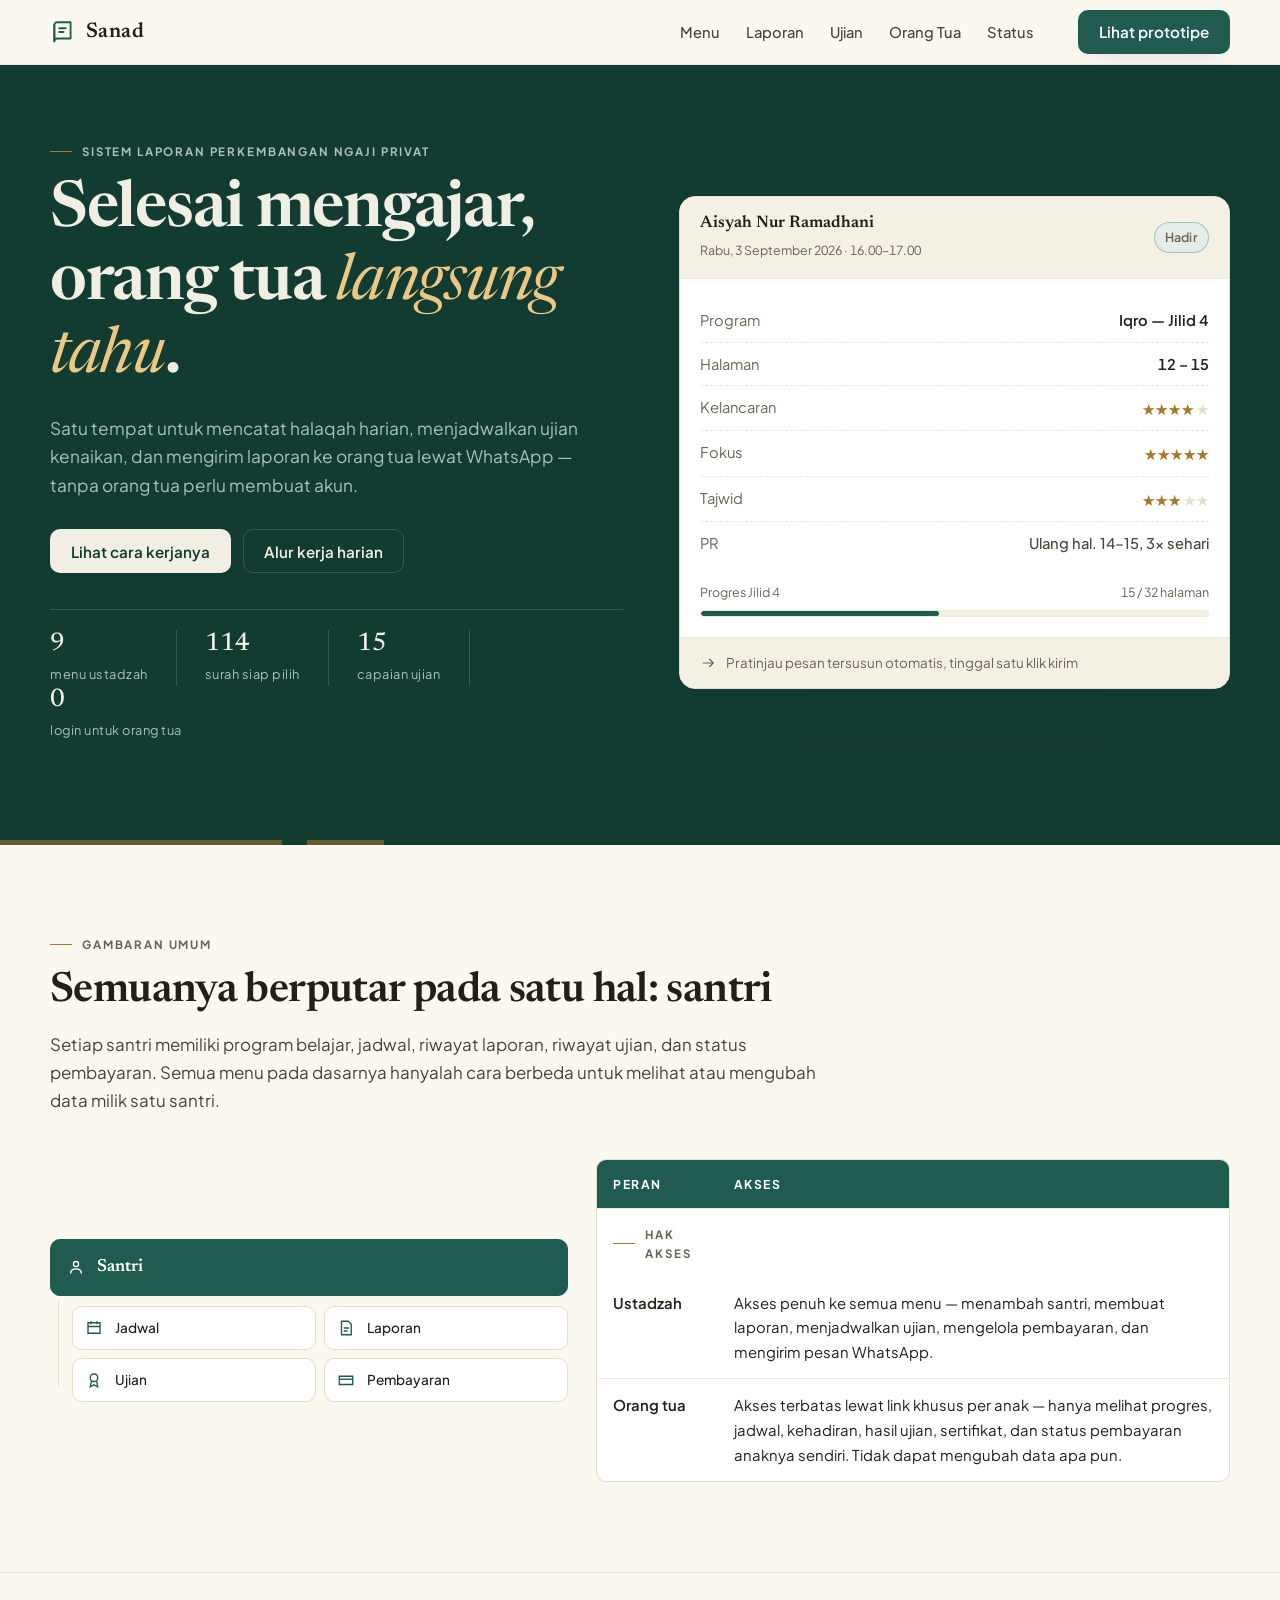
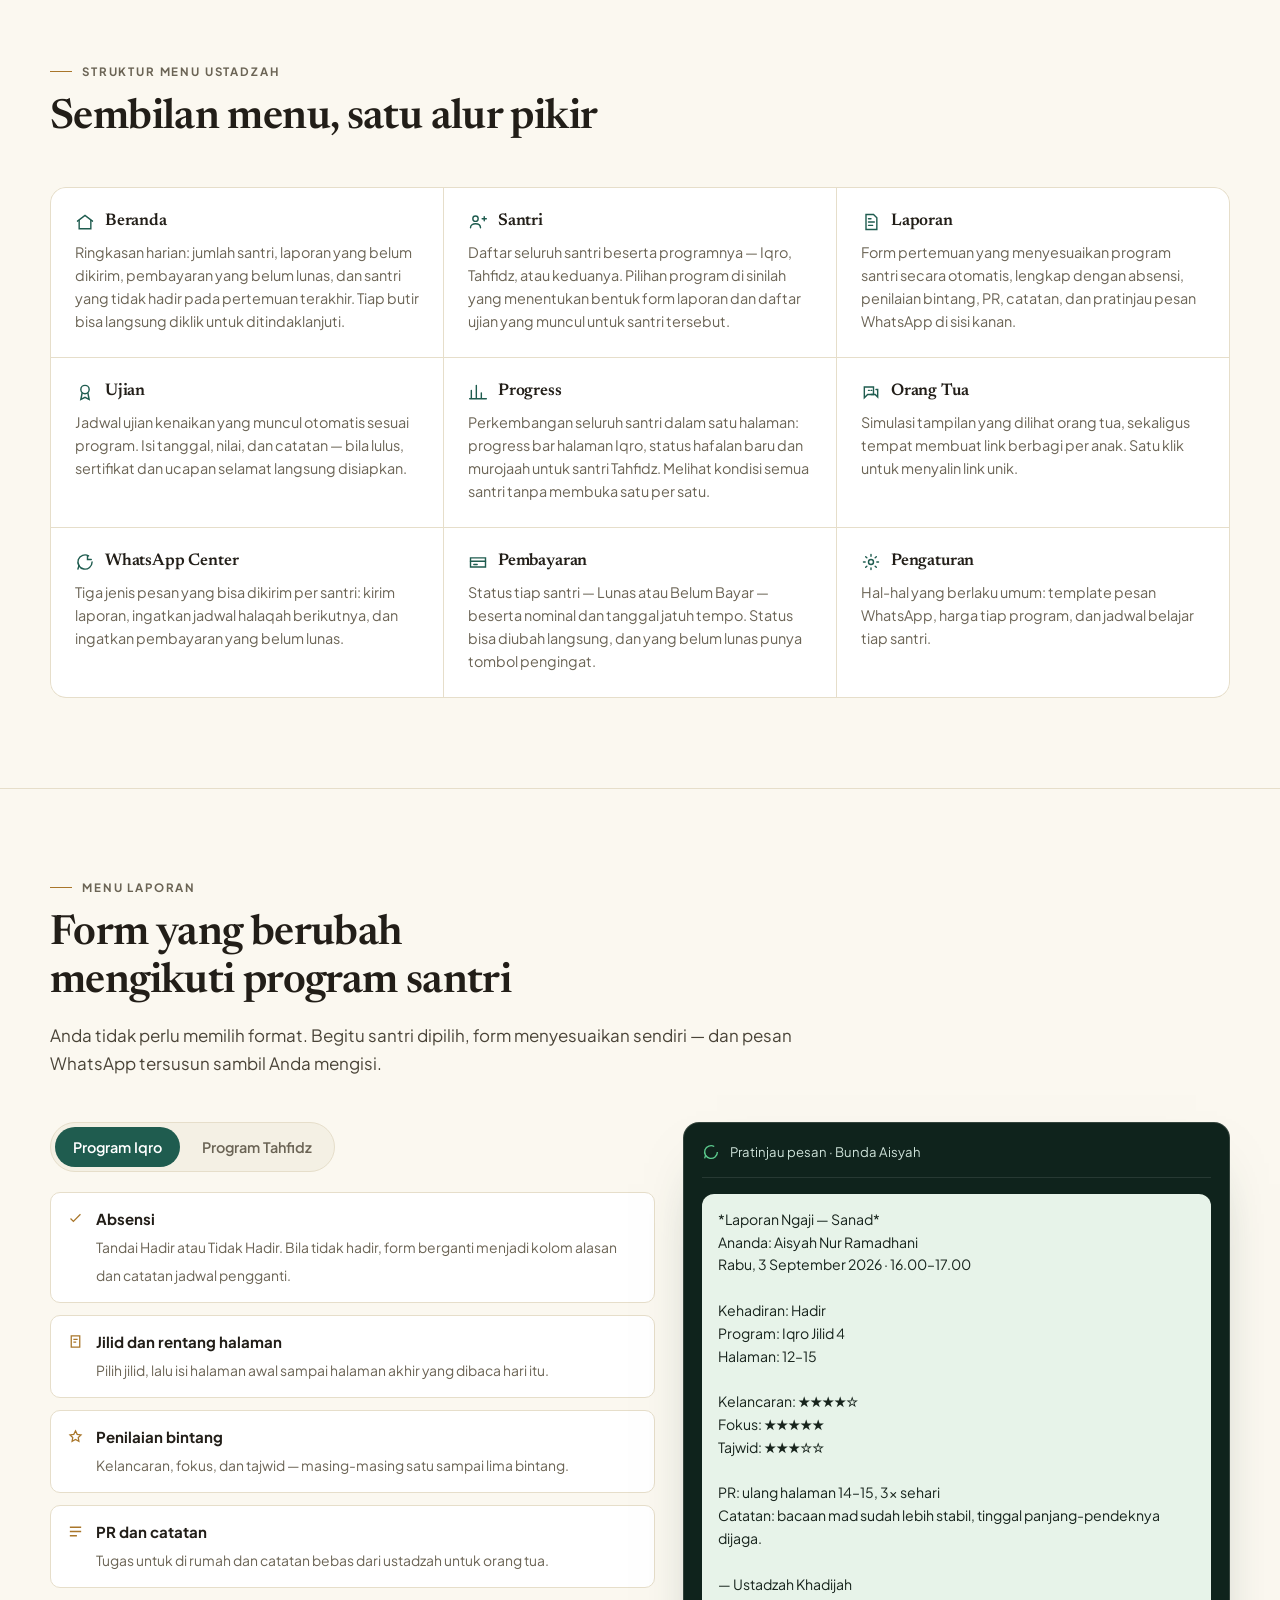
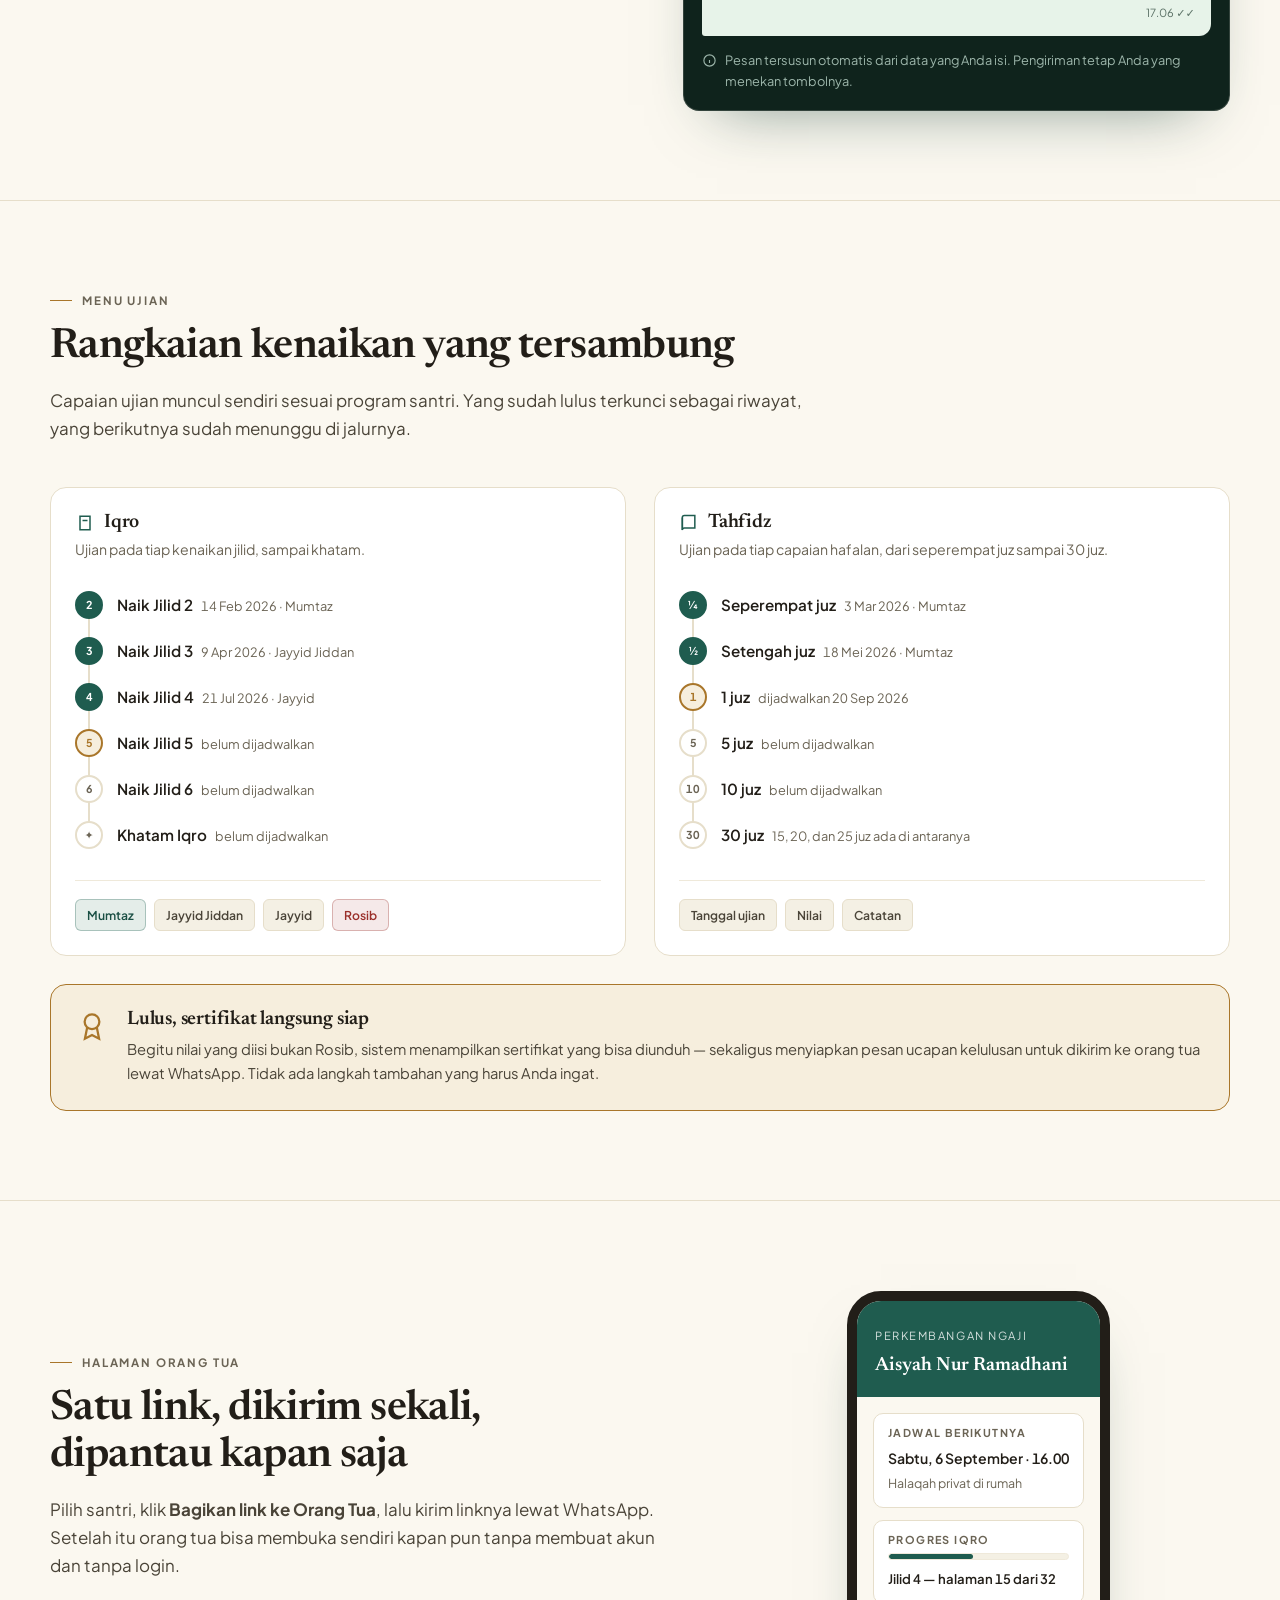
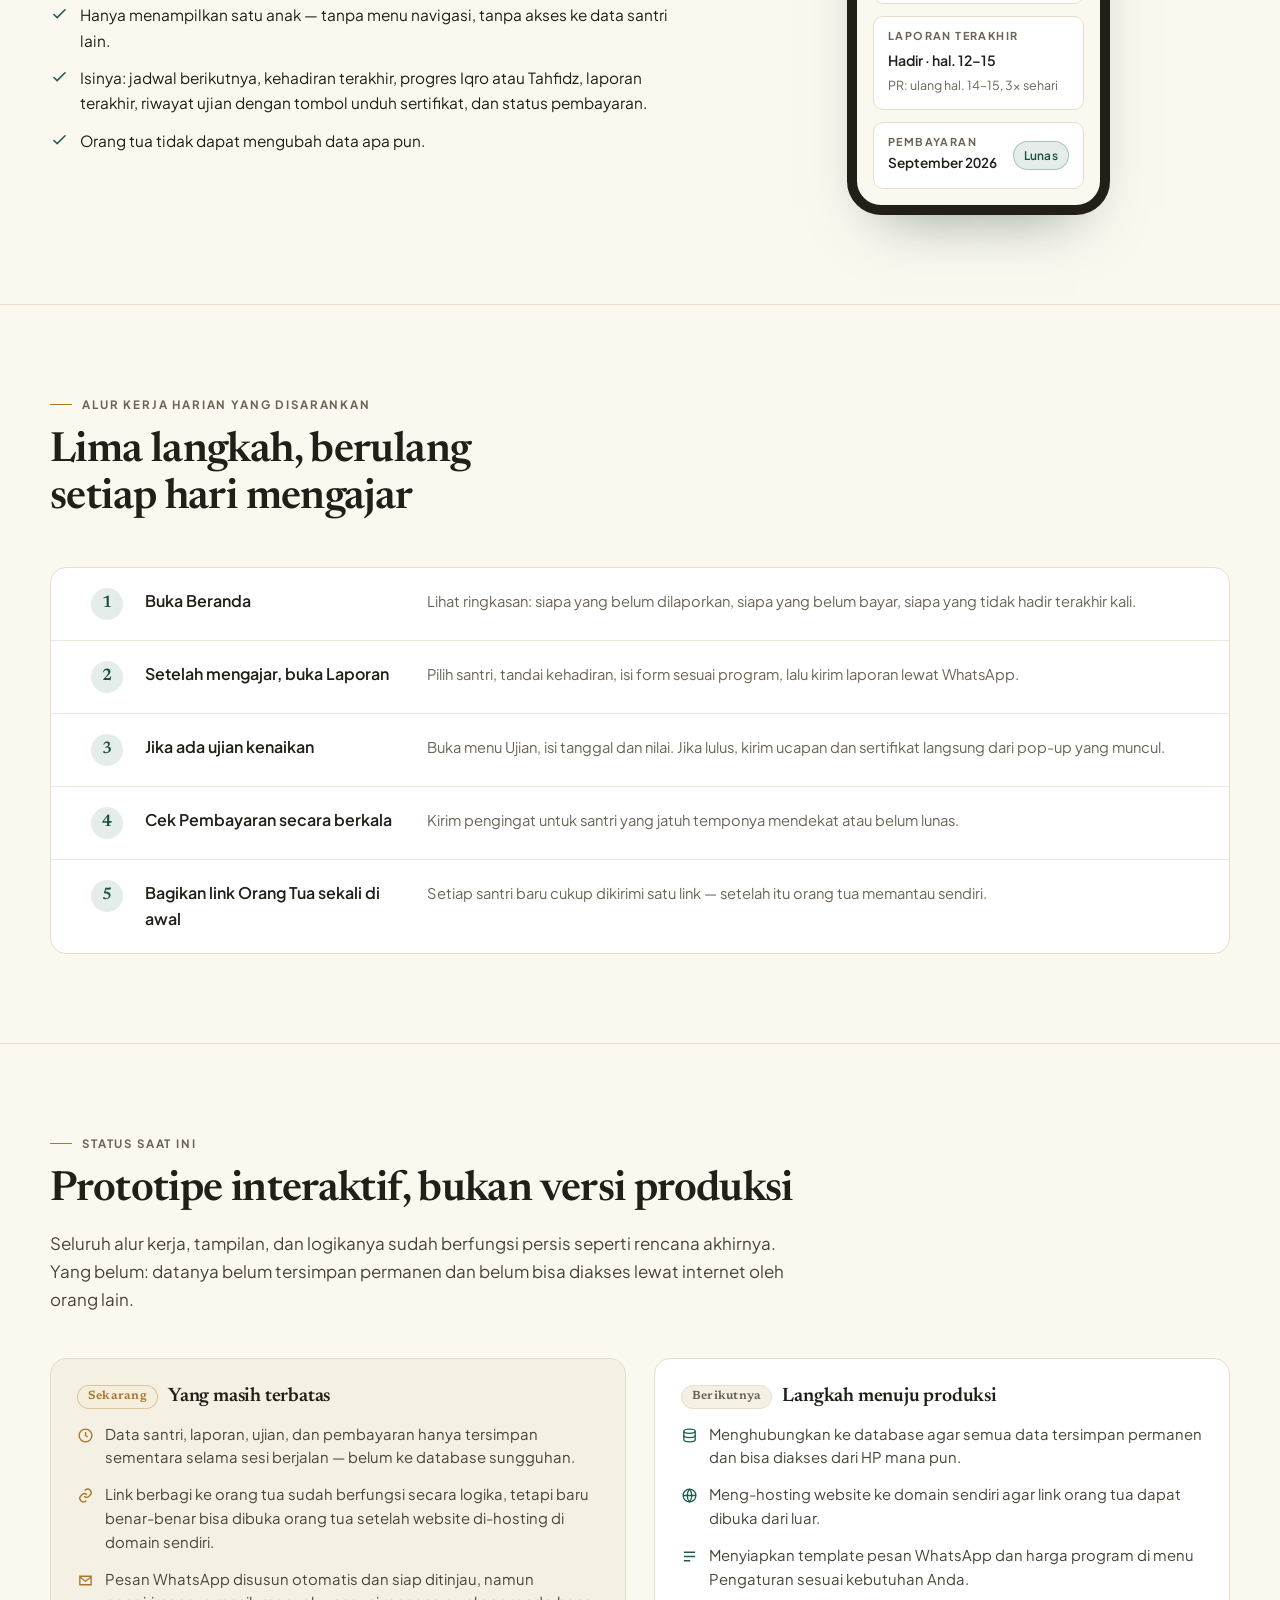
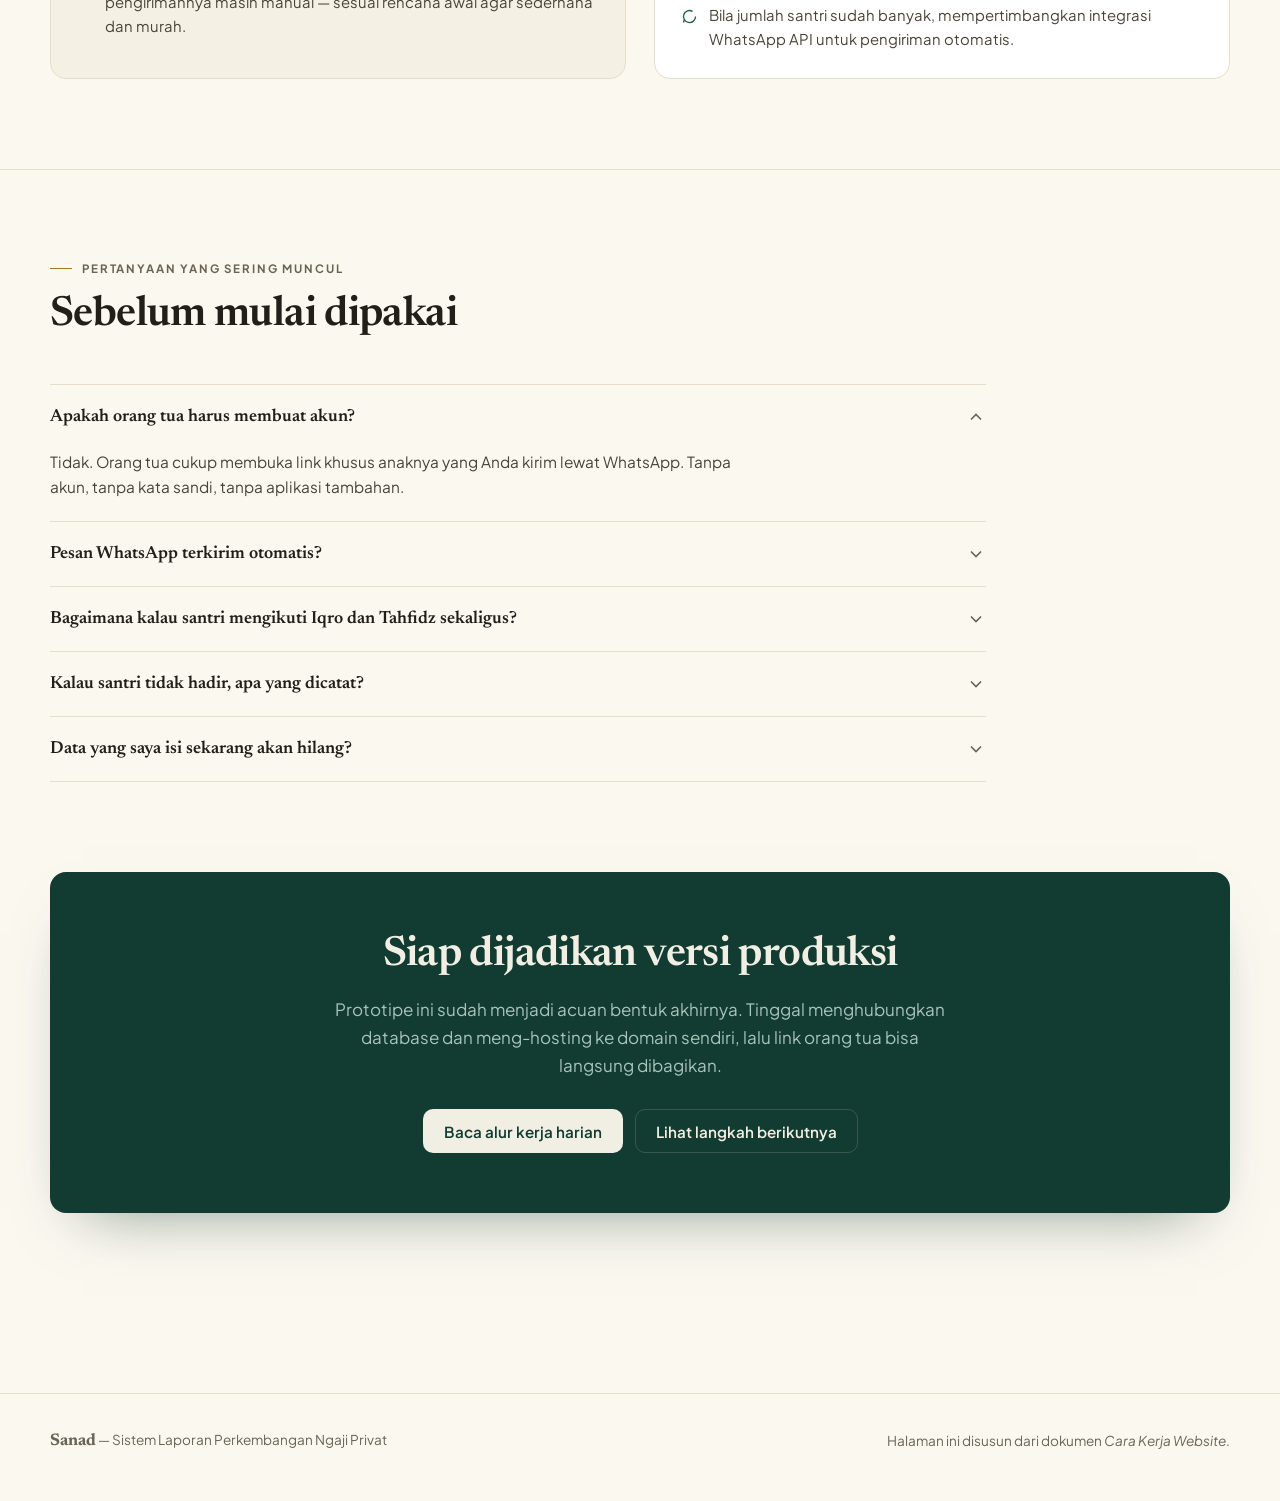
<file: index.html>
<!doctype html>
<html lang="id">
<head>
<meta charset="utf-8">
<meta name="viewport" content="width=device-width, initial-scale=1">
<meta name="description" content="Sanad - sistem laporan perkembangan ngaji privat: catat halaqah harian, jadwalkan ujian kenaikan, dan kirim laporan ke orang tua lewat WhatsApp.">
<meta name="color-scheme" content="light dark">
<title>Sanad</title>
<link rel="preconnect" href="https://fonts.googleapis.com">
<link rel="preconnect" href="https://fonts.gstatic.com" crossorigin>
<link rel="stylesheet" href="https://fonts.googleapis.com/css2?family=Newsreader:ital,opsz,wght@0,6..72,400;0,6..72,500;0,6..72,600;1,6..72,400&family=Plus+Jakarta+Sans:wght@400;500;600;700&display=swap">

<style>
:root{
  --paper:#FBF8F0;
  --surface:#FFFFFF;
  --surface-2:#F4F0E4;
  --ink:#221E18;
  --ink-2:#4A4438;
  --muted:#6B6455;
  --line:#E6DECA;
  --line-soft:#EFE9DA;
  --green:#1F5C4F;
  --green-deep:#123B32;
  --green-soft:#E4EDE9;
  --green-text:#1A4F44;
  --on-green:#FFFFFF;
  --gold:#A9762A;
  --gold-soft:#F6EEDD;
  --danger:#9A2F2A;

  --cover-bg:#123B32;
  --cover-fg:#F1EFE4;
  --cover-muted:#A9C3B9;
  --cover-line:rgba(241,239,228,.16);
  --cover-panel:rgba(255,255,255,.06);

  --shadow-sm:0 1px 2px rgba(34,30,24,.05);
  --shadow-md:0 10px 28px -18px rgba(18,59,50,.45);
  --shadow-lg:0 28px 60px -34px rgba(18,59,50,.55);

  --r-sm:6px; --r-md:10px; --r-lg:16px;
  --measure:64ch;
  --pad:clamp(18px,4vw,40px);
  --gap:clamp(16px,2.4vw,28px);

  --f-display:"Newsreader",Georgia,"Times New Roman",serif;
  --f-body:"Plus Jakarta Sans","Segoe UI",system-ui,-apple-system,sans-serif;
}
@media (prefers-color-scheme: dark){
  :root:not([data-theme="light"]){
    --paper:#15130E;
    --surface:#1D1A14;
    --surface-2:#24211A;
    --ink:#F2EEE2;
    --ink-2:#D6CFBE;
    --muted:#A29A87;
    --line:#37322A;
    --line-soft:#2C2821;
    --green:#69AD99;
    --green-deep:#0E2E27;
    --green-soft:#1B2E29;
    --green-text:#8CC7B4;
    --on-green:#0E2E27;
    --gold:#D5A254;
    --gold-soft:#2B2418;
    --danger:#E08A83;
    --cover-bg:#0E2E27;
    --cover-fg:#F1EFE4;
    --cover-muted:#9BB9AE;
    --cover-line:rgba(241,239,228,.14);
    --cover-panel:rgba(255,255,255,.05);
    --shadow-md:0 10px 28px -18px rgba(0,0,0,.7);
    --shadow-lg:0 28px 60px -34px rgba(0,0,0,.8);
  }
}
:root[data-theme="dark"]{
  --paper:#15130E;
  --surface:#1D1A14;
  --surface-2:#24211A;
  --ink:#F2EEE2;
  --ink-2:#D6CFBE;
  --muted:#A29A87;
  --line:#37322A;
  --line-soft:#2C2821;
  --green:#69AD99;
  --green-deep:#0E2E27;
  --green-soft:#1B2E29;
  --green-text:#8CC7B4;
  --on-green:#0E2E27;
  --gold:#D5A254;
  --gold-soft:#2B2418;
  --danger:#E08A83;
  --cover-bg:#0E2E27;
  --cover-fg:#F1EFE4;
  --cover-muted:#9BB9AE;
  --cover-line:rgba(241,239,228,.14);
  --cover-panel:rgba(255,255,255,.05);
  --shadow-md:0 10px 28px -18px rgba(0,0,0,.7);
  --shadow-lg:0 28px 60px -34px rgba(0,0,0,.8);
}

*{box-sizing:border-box}
body{
  margin:0;
  background:var(--paper);
  color:var(--ink);
  font-family:var(--f-body);
  font-size:17px;
  line-height:1.65;
  -webkit-font-smoothing:antialiased;
}
h1,h2,h3,h4{font-family:var(--f-display);font-weight:600;line-height:1.14;text-wrap:balance;margin:0}
h1{font-size:clamp(2.3rem,1.4rem + 3.6vw,4rem);letter-spacing:-.02em}
h2{font-size:clamp(1.7rem,1.2rem + 1.9vw,2.6rem);letter-spacing:-.015em}
h3{font-size:1.22rem;letter-spacing:-.01em}
p{margin:0}
a{color:inherit}
:focus-visible{outline:2px solid var(--gold);outline-offset:3px;border-radius:3px}
img,svg{max-width:100%}
.wrap{width:min(1180px,100% - 2*var(--pad));margin-inline:auto}
.narrow{max-width:var(--measure)}

.eyebrow{
  font-size:.72rem;font-weight:700;letter-spacing:.16em;text-transform:uppercase;
  color:var(--muted);margin:0 0 14px;display:flex;align-items:center;gap:10px;
}
.eyebrow::before{content:"";width:22px;height:1px;background:var(--gold);flex:none}
.lede{font-size:1.06rem;color:var(--ink-2);max-width:var(--measure)}
.num{font-variant-numeric:tabular-nums}

/* ---------- nav ---------- */
.nav{
  position:sticky;top:0;z-index:50;
  background:color-mix(in srgb,var(--paper) 88%,transparent);
  backdrop-filter:blur(10px);
  border-bottom:1px solid var(--line-soft);
}
.nav-in{display:flex;align-items:center;gap:20px;height:64px}
.brand{display:flex;align-items:center;gap:10px;text-decoration:none;font-family:var(--f-display);font-size:1.32rem;font-weight:600;letter-spacing:.02em}
.brand .mark{width:26px;height:26px;flex:none;color:var(--green)}
.nav-links{display:none;gap:26px;margin-left:auto;font-size:.92rem;font-weight:500}
.nav-links a{text-decoration:none;color:var(--ink-2);padding:6px 0}
.nav-links a:hover{color:var(--green-text)}
.nav .btn{margin-left:auto}
@media (min-width:900px){
  .nav-links{display:flex}
  .nav .btn{margin-left:24px}
}

.btn{
  display:inline-flex;align-items:center;justify-content:center;gap:8px;
  min-height:44px;padding:0 20px;border-radius:var(--r-md);
  font-family:var(--f-body);font-size:.95rem;font-weight:600;
  text-decoration:none;cursor:pointer;border:1px solid transparent;
  transition:background .18s ease,color .18s ease,border-color .18s ease,transform .18s ease;
}
.btn-primary{background:var(--green);color:var(--on-green);box-shadow:var(--shadow-md)}
.btn-primary:hover{background:var(--green-deep);transform:translateY(-1px)}
.btn-ghost{border-color:var(--line);background:var(--surface);color:var(--ink)}
.btn-ghost:hover{border-color:var(--green);color:var(--green-text)}
.btn-cover{background:var(--cover-fg);color:#123B32}
.btn-cover:hover{background:#fff;transform:translateY(-1px)}
.btn-cover-ghost{border-color:var(--cover-line);color:var(--cover-fg)}
.btn-cover-ghost:hover{border-color:var(--cover-fg)}

/* ---------- hero / cover ---------- */
.cover{background:var(--cover-bg);color:var(--cover-fg);padding:clamp(52px,7vw,92px) 0 clamp(60px,8vw,104px);position:relative;overflow:hidden}
.cover::after{
  content:"";position:absolute;inset:auto 0 0 0;height:5px;
  background:linear-gradient(90deg,var(--gold) 0 22%,transparent 22% 24%,var(--gold) 24% 30%,transparent 30%);
  opacity:.55;
}
.cover-grid{display:grid;gap:clamp(34px,5vw,56px);align-items:start}
@media (min-width:1000px){.cover-grid{grid-template-columns:1.02fr .98fr;align-items:center}}
.cover .eyebrow{color:var(--cover-muted)}
.cover h1{color:var(--cover-fg)}
.cover h1 em{font-style:italic;color:#EBC985;font-weight:400}
.cover-lede{margin-top:20px;color:var(--cover-muted);font-size:1.08rem;max-width:52ch}
.cover-cta{display:flex;flex-wrap:wrap;gap:12px;margin-top:30px}
.cover-facts{
  display:flex;flex-wrap:wrap;gap:0;margin-top:36px;
  border-top:1px solid var(--cover-line);padding-top:20px;
}
.fact{padding-right:28px;margin-right:28px;border-right:1px solid var(--cover-line)}
.fact:last-child{border-right:0;margin-right:0;padding-right:0}
.fact b{display:block;font-family:var(--f-display);font-size:1.6rem;font-weight:500;line-height:1.1}
.fact span{font-size:.8rem;color:var(--cover-muted);letter-spacing:.04em}

/* report card mock */
.card-report{
  background:var(--surface);color:var(--ink);border-radius:var(--r-lg);
  border:1px solid var(--line);box-shadow:var(--shadow-lg);overflow:hidden;
}
.card-report .cr-head{display:flex;align-items:center;justify-content:space-between;gap:12px;padding:16px 20px;border-bottom:1px solid var(--line-soft);background:var(--surface-2)}
.cr-head strong{display:block;font-family:var(--f-display);font-size:1.05rem;font-weight:600;line-height:1.3}
.cr-head span{font-size:.78rem;color:var(--muted)}
.pill{display:inline-flex;align-items:center;gap:6px;font-size:.74rem;font-weight:600;letter-spacing:.02em;padding:4px 10px;border-radius:999px;border:1px solid transparent}
.pill-ok{background:var(--green-soft);color:var(--green-text);border-color:color-mix(in srgb,var(--green) 30%,transparent)}
.pill-warn{background:var(--gold-soft);color:var(--gold);border-color:color-mix(in srgb,var(--gold) 35%,transparent)}
.pill-off{background:var(--surface-2);color:var(--muted);border-color:var(--line)}
.cr-body{padding:20px}
.cr-row{display:flex;justify-content:space-between;gap:16px;padding:9px 0;border-bottom:1px dashed var(--line-soft);font-size:.92rem}
.cr-row:last-of-type{border-bottom:0}
.cr-row dt{color:var(--muted)}
.cr-row dd{margin:0;font-weight:600;text-align:right}
.stars{display:inline-flex;gap:2px;color:var(--gold);vertical-align:-2px}
.stars .off{color:var(--line)}
.bar{height:7px;border-radius:999px;background:var(--surface-2);overflow:hidden;border:1px solid var(--line-soft)}
.bar i{display:block;height:100%;background:var(--green);border-radius:999px}
.cr-foot{padding:14px 20px;border-top:1px solid var(--line-soft);background:var(--surface-2);display:flex;align-items:center;gap:10px;font-size:.84rem;color:var(--muted)}

/* ---------- sections ---------- */
section{padding:clamp(56px,7vw,96px) 0}
.section-head{margin-bottom:clamp(28px,4vw,44px)}
.rule{border:0;border-top:1px solid var(--line);margin:0}

/* alur data */
.flow{display:grid;gap:var(--gap);grid-template-columns:1fr}
@media (min-width:860px){.flow{grid-template-columns:.9fr 1.1fr;align-items:center}}
.flow-map{display:grid;gap:10px}
.node{
  display:flex;align-items:center;gap:12px;padding:13px 16px;border-radius:var(--r-md);
  border:1px solid var(--line);background:var(--surface);font-size:.94rem;font-weight:500;
}
.node svg{width:18px;height:18px;color:var(--green);flex:none}
.node-root{background:var(--green);color:var(--on-green);border-color:var(--green);font-family:var(--f-display);font-size:1.1rem;font-weight:600}
.node-root svg{color:currentColor}
.node-kids{display:grid;gap:8px;grid-template-columns:repeat(2,1fr);padding-left:22px;position:relative}
.node-kids::before{content:"";position:absolute;left:8px;top:-6px;bottom:16px;width:1px;background:var(--line)}
.node-kids .node{font-size:.85rem;padding:10px 12px}

table{width:100%;border-collapse:collapse;font-size:.93rem}
.table-wrap{overflow-x:auto;border:1px solid var(--line);border-radius:var(--r-md);background:var(--surface)}
th,td{text-align:left;padding:14px 16px;vertical-align:top;border-bottom:1px solid var(--line-soft)}
thead th{background:var(--green);color:var(--on-green);font-family:var(--f-body);font-size:.76rem;letter-spacing:.12em;text-transform:uppercase;font-weight:700}
tbody tr:last-child td{border-bottom:0}
td:first-child{font-weight:600;white-space:nowrap}

/* menu grid */
.menus{display:grid;gap:1px;background:var(--line);border:1px solid var(--line);border-radius:var(--r-lg);overflow:hidden}
@media (min-width:620px){.menus{grid-template-columns:repeat(2,1fr)}}
@media (min-width:980px){.menus{grid-template-columns:repeat(3,1fr)}}
.menu{background:var(--surface);padding:24px;display:flex;flex-direction:column;gap:9px;transition:background .18s ease}
.menu:hover{background:var(--surface-2)}
.menu-top{display:flex;align-items:center;gap:10px}
.menu-top svg{width:20px;height:20px;color:var(--green);flex:none}
.menu h3{font-size:1.06rem}
.menu p{font-size:.9rem;color:var(--muted);line-height:1.6}

/* laporan / tabs */
.report{display:grid;gap:var(--gap)}
@media (min-width:960px){.report{grid-template-columns:1.05fr .95fr;align-items:start}}
.tabs{display:inline-flex;padding:4px;gap:4px;background:var(--surface-2);border:1px solid var(--line);border-radius:999px;margin-bottom:20px}
.tab{
  min-height:40px;padding:0 18px;border-radius:999px;border:0;cursor:pointer;
  font-family:var(--f-body);font-size:.9rem;font-weight:600;color:var(--muted);background:transparent;
  transition:background .18s ease,color .18s ease;
}
.tab:hover{color:var(--ink)}
.tab[aria-selected="true"]{background:var(--green);color:var(--on-green)}
.field-list{display:grid;gap:12px;margin:0;padding:0;list-style:none}
.field{display:flex;gap:12px;align-items:flex-start;padding:14px 16px;border:1px solid var(--line);border-radius:var(--r-md);background:var(--surface)}
.field svg{width:17px;height:17px;color:var(--gold);flex:none;margin-top:3px}
.field b{display:block;font-size:.94rem}
.field span{font-size:.87rem;color:var(--muted)}

.wa{
  background:#0F231C;border-radius:var(--r-lg);padding:18px;border:1px solid var(--cover-line);
  box-shadow:var(--shadow-lg);
}
.wa-top{display:flex;align-items:center;gap:10px;padding-bottom:14px;border-bottom:1px solid rgba(255,255,255,.1);color:#CFE3DA;font-size:.82rem}
.wa-top svg{width:18px;height:18px;color:#5CCB8E}
.bubble{
  margin-top:16px;background:#E7F3E9;color:#17231C;border-radius:12px 12px 12px 3px;
  padding:14px 16px;font-size:.88rem;line-height:1.62;white-space:pre-wrap;
  font-family:var(--f-body);
}
.bubble strong{font-weight:700}
.wa-time{display:block;text-align:right;font-size:.7rem;color:#5C7267;margin-top:8px}
.wa-note{margin-top:14px;font-size:.8rem;color:#9DB6AB;display:flex;gap:8px;align-items:flex-start}
.wa-note svg{width:15px;height:15px;flex:none;margin-top:3px}

/* sanad chain */
.chain{display:grid;gap:var(--gap)}
@media (min-width:900px){.chain{grid-template-columns:1fr 1fr}}
.track{border:1px solid var(--line);border-radius:var(--r-lg);background:var(--surface);padding:24px}
.track h3{display:flex;align-items:center;gap:9px;margin-bottom:4px}
.track > p{font-size:.88rem;color:var(--muted);margin-bottom:20px}
.links{list-style:none;margin:0;padding:0;position:relative}
.links::before{content:"";position:absolute;left:13px;top:14px;bottom:14px;width:2px;background:var(--line)}
.link{display:flex;gap:14px;align-items:center;padding:9px 0;position:relative}
.link .dot{
  width:28px;height:28px;flex:none;border-radius:50%;border:2px solid var(--line);
  background:var(--surface);display:grid;place-items:center;font-size:.68rem;font-weight:700;
  color:var(--muted);position:relative;z-index:1;font-variant-numeric:tabular-nums;
}
.link.done .dot{background:var(--green);border-color:var(--green);color:var(--on-green)}
.link.now .dot{border-color:var(--gold);color:var(--gold);background:var(--gold-soft)}
.link-body{display:flex;flex-wrap:wrap;align-items:baseline;gap:8px;flex:1;min-width:0}
.link-body b{font-size:.95rem;font-weight:600}
.link-body span{font-size:.8rem;color:var(--muted)}
.grades{display:flex;flex-wrap:wrap;gap:8px;margin-top:22px;padding-top:18px;border-top:1px solid var(--line-soft)}
.grade{font-size:.76rem;font-weight:600;padding:5px 11px;border-radius:var(--r-sm);background:var(--surface-2);color:var(--ink-2);border:1px solid var(--line)}
.grade.top{background:var(--green-soft);color:var(--green-text);border-color:color-mix(in srgb,var(--green) 30%,transparent)}
.grade.fail{background:color-mix(in srgb,var(--danger) 10%,transparent);color:var(--danger);border-color:color-mix(in srgb,var(--danger) 30%,transparent)}

.cert{
  margin-top:var(--gap);border:1px solid var(--gold);border-radius:var(--r-lg);
  background:var(--gold-soft);padding:24px;display:flex;gap:18px;align-items:flex-start;
}
.cert svg{width:34px;height:34px;color:var(--gold);flex:none}
.cert h3{margin-bottom:6px}
.cert p{font-size:.92rem;color:var(--ink-2)}

/* orang tua */
.parent{display:grid;gap:clamp(28px,4vw,48px);align-items:center}
@media (min-width:920px){.parent{grid-template-columns:1fr .8fr}}
.phone{
  max-width:330px;margin-inline:auto;border:10px solid var(--ink);border-radius:34px;
  background:var(--paper);box-shadow:var(--shadow-lg);overflow:hidden;
}
.ph-head{background:var(--green);color:var(--on-green);padding:18px 18px 16px}
.ph-head small{font-size:.7rem;letter-spacing:.14em;text-transform:uppercase;opacity:.8}
.ph-head strong{display:block;font-family:var(--f-display);font-size:1.2rem;font-weight:600;margin-top:3px}
.ph-body{padding:16px;display:grid;gap:12px}
.ph-card{border:1px solid var(--line);border-radius:var(--r-md);background:var(--surface);padding:13px 14px}
.ph-card h4{font-family:var(--f-body);font-size:.68rem;letter-spacing:.13em;text-transform:uppercase;color:var(--muted);font-weight:700;margin-bottom:7px}
.ph-card p{font-size:.88rem;font-weight:600}
.ph-card small{font-size:.78rem;color:var(--muted);font-weight:400;display:block;margin-top:3px}
.checklist{list-style:none;margin:22px 0 0;padding:0;display:grid;gap:12px}
.checklist li{display:flex;gap:11px;align-items:flex-start;font-size:.96rem}
.checklist svg{width:19px;height:19px;color:var(--green);flex:none;margin-top:3px}

/* alur harian */
.steps{list-style:none;margin:0;padding:0;counter-reset:s;display:grid;gap:0;border:1px solid var(--line);border-radius:var(--r-lg);background:var(--surface);overflow:hidden}
.step{display:grid;grid-template-columns:auto 1fr;gap:16px;padding:20px var(--pad);border-bottom:1px solid var(--line-soft);align-items:start}
.step:last-child{border-bottom:0}
@media (min-width:760px){.step{grid-template-columns:auto 260px 1fr;align-items:baseline;gap:22px}}
.step-n{
  counter-increment:s;font-family:var(--f-display);font-size:1.05rem;font-weight:600;
  width:32px;height:32px;border-radius:50%;background:var(--green-soft);color:var(--green-text);
  display:grid;place-items:center;flex:none;
}
.step-n::before{content:counter(s)}
.step b{font-size:1rem;font-weight:600}
.step p{font-size:.92rem;color:var(--muted)}

/* status */
.status{display:grid;gap:var(--gap)}
@media (min-width:880px){.status{grid-template-columns:1fr 1fr}}
.panel{border:1px solid var(--line);border-radius:var(--r-lg);padding:26px;background:var(--surface)}
.panel.now{background:var(--surface-2)}
.panel h3{display:flex;align-items:center;gap:10px;margin-bottom:14px}
.panel ul{list-style:none;margin:0;padding:0;display:grid;gap:13px}
.panel li{display:flex;gap:11px;font-size:.93rem;color:var(--ink-2);line-height:1.6}
.panel li svg{width:17px;height:17px;flex:none;margin-top:4px}
.panel.now li svg{color:var(--gold)}
.panel.next li svg{color:var(--green)}

/* faq */
.faq{border-top:1px solid var(--line)}
.qa{border-bottom:1px solid var(--line)}
.qa button{
  width:100%;display:flex;justify-content:space-between;align-items:center;gap:20px;
  background:none;border:0;padding:22px 0;cursor:pointer;text-align:left;
  font-family:var(--f-display);font-size:1.1rem;font-weight:600;color:var(--ink);
}
.qa button:hover{color:var(--green-text)}
.qa .chev{width:20px;height:20px;flex:none;color:var(--muted);transition:transform .22s ease}
.qa button[aria-expanded="true"] .chev{transform:rotate(180deg)}
.qa .ans{display:none;padding:0 0 22px;max-width:var(--measure);color:var(--ink-2);font-size:.96rem}
.qa .ans.open{display:block}

/* cta */
.endcta{background:var(--cover-bg);color:var(--cover-fg);border-radius:var(--r-lg);padding:clamp(34px,5vw,60px);text-align:center;box-shadow:var(--shadow-lg)}
.endcta h2{color:var(--cover-fg);max-width:20ch;margin-inline:auto}
.endcta p{color:var(--cover-muted);margin:16px auto 0;max-width:52ch}
.endcta .cover-cta{justify-content:center}

footer{border-top:1px solid var(--line);padding:34px 0 46px;margin-top:clamp(56px,7vw,90px)}
.foot{display:flex;flex-wrap:wrap;gap:16px;justify-content:space-between;align-items:center;font-size:.85rem;color:var(--muted)}

@media (prefers-reduced-motion: reduce){
  *,*::before,*::after{animation-duration:.001ms !important;transition-duration:.001ms !important}
}
</style>
<style>img{max-width:100%}[hidden]{display:none!important}</style>
</head>
<body>
<header class="nav">
  <div class="wrap nav-in">
    <a class="brand" href="#atas">
      <svg class="mark" viewBox="0 0 24 24" fill="none" stroke="currentColor" stroke-width="1.7" stroke-linecap="round" stroke-linejoin="round" aria-hidden="true">
        <path d="M4 5.5A2.5 2.5 0 0 1 6.5 3H19v15H6.5A2.5 2.5 0 0 0 4 20.5z"/>
        <path d="M4 5.5v15"/><path d="M8.5 8.5h6"/><path d="M8.5 12h4"/>
      </svg>
      Sanad
    </a>
    <nav class="nav-links" aria-label="Bagian halaman">
      <a href="#menu">Menu</a>
      <a href="#laporan">Laporan</a>
      <a href="#ujian">Ujian</a>
      <a href="#orangtua">Orang Tua</a>
      <a href="#status">Status</a>
    </nav>
    <a class="btn btn-primary" href="#status">Lihat prototipe</a>
  </div>
</header>

<main id="atas">

  <!-- ============ HERO ============ -->
  <section class="cover" style="padding-top:clamp(44px,6vw,80px)">
    <div class="wrap cover-grid">
      <div>
        <p class="eyebrow">Sistem Laporan Perkembangan Ngaji Privat</p>
        <h1>Selesai mengajar,<br>orang tua <em>langsung tahu</em>.</h1>
        <p class="cover-lede">Satu tempat untuk mencatat halaqah harian, menjadwalkan ujian kenaikan, dan mengirim laporan ke orang tua lewat WhatsApp &mdash; tanpa orang tua perlu membuat akun.</p>
        <div class="cover-cta">
          <a class="btn btn-cover" href="#laporan">Lihat cara kerjanya</a>
          <a class="btn btn-cover-ghost" href="#alur">Alur kerja harian</a>
        </div>
        <div class="cover-facts">
          <div class="fact"><b class="num">9</b><span>menu ustadzah</span></div>
          <div class="fact"><b class="num">114</b><span>surah siap pilih</span></div>
          <div class="fact"><b class="num">15</b><span>capaian ujian</span></div>
          <div class="fact"><b>0</b><span>login untuk orang tua</span></div>
        </div>
      </div>

      <div class="card-report">
        <div class="cr-head">
          <div>
            <strong>Aisyah Nur Ramadhani</strong>
            <span class="num">Rabu, 3 September 2026 &middot; 16.00&ndash;17.00</span>
          </div>
          <span class="pill pill-ok">Hadir</span>
        </div>
        <div class="cr-body">
          <dl style="margin:0">
            <div class="cr-row"><dt>Program</dt><dd>Iqro &mdash; Jilid 4</dd></div>
            <div class="cr-row"><dt>Halaman</dt><dd class="num">12 &ndash; 15</dd></div>
            <div class="cr-row"><dt>Kelancaran</dt><dd><span class="stars" aria-label="4 dari 5">&#9733;&#9733;&#9733;&#9733;<span class="off">&#9733;</span></span></dd></div>
            <div class="cr-row"><dt>Fokus</dt><dd><span class="stars" aria-label="5 dari 5">&#9733;&#9733;&#9733;&#9733;&#9733;</span></dd></div>
            <div class="cr-row"><dt>Tajwid</dt><dd><span class="stars" aria-label="3 dari 5">&#9733;&#9733;&#9733;<span class="off">&#9733;&#9733;</span></span></dd></div>
            <div class="cr-row"><dt>PR</dt><dd style="font-weight:500;color:var(--ink-2)">Ulang hal. 14&ndash;15, 3&times; sehari</dd></div>
          </dl>
          <div style="margin-top:18px">
            <div style="display:flex;justify-content:space-between;font-size:.78rem;color:var(--muted);margin-bottom:7px">
              <span>Progres Jilid 4</span><span class="num">15 / 32 halaman</span>
            </div>
            <div class="bar"><i style="width:47%"></i></div>
          </div>
        </div>
        <div class="cr-foot">
          <svg viewBox="0 0 24 24" width="16" height="16" fill="none" stroke="currentColor" stroke-width="1.8" aria-hidden="true"><path d="M4 12h16M14 6l6 6-6 6"/></svg>
          Pratinjau pesan tersusun otomatis, tinggal satu klik kirim
        </div>
      </div>
    </div>
  </section>

  <!-- ============ ALUR DATA ============ -->
  <section id="alur-data">
    <div class="wrap">
      <div class="section-head narrow">
        <p class="eyebrow">Gambaran umum</p>
        <h2>Semuanya berputar pada satu hal: santri</h2>
        <p class="lede" style="margin-top:16px">Setiap santri memiliki program belajar, jadwal, riwayat laporan, riwayat ujian, dan status pembayaran. Semua menu pada dasarnya hanyalah cara berbeda untuk melihat atau mengubah data milik satu santri.</p>
      </div>

      <div class="flow">
        <div class="flow-map">
          <div class="node node-root">
            <svg viewBox="0 0 24 24" fill="none" stroke="currentColor" stroke-width="1.8" stroke-linecap="round" aria-hidden="true"><circle cx="12" cy="8" r="3.4"/><path d="M5 20c0-3.6 3.1-5.6 7-5.6s7 2 7 5.6"/></svg>
            Santri
          </div>
          <div class="node-kids">
            <div class="node"><svg viewBox="0 0 24 24" fill="none" stroke="currentColor" stroke-width="1.8" aria-hidden="true"><path d="M4 5h16v14H4z"/><path d="M8 3v4M16 3v4M4 10h16"/></svg>Jadwal</div>
            <div class="node"><svg viewBox="0 0 24 24" fill="none" stroke="currentColor" stroke-width="1.8" aria-hidden="true"><path d="M6 3h9l4 4v14H6z"/><path d="M9 12h7M9 16h5"/></svg>Laporan</div>
            <div class="node"><svg viewBox="0 0 24 24" fill="none" stroke="currentColor" stroke-width="1.8" aria-hidden="true"><circle cx="12" cy="9" r="5"/><path d="M8.5 13.5 7 21l5-2.5L17 21l-1.5-7.5"/></svg>Ujian</div>
            <div class="node"><svg viewBox="0 0 24 24" fill="none" stroke="currentColor" stroke-width="1.8" aria-hidden="true"><path d="M3 7h18v11H3z"/><path d="M3 11h18"/></svg>Pembayaran</div>
          </div>
        </div>

        <div class="table-wrap">
          <table>
            <caption class="eyebrow" style="padding:16px 16px 0;text-align:left">Hak akses</caption>
            <thead><tr><th scope="col">Peran</th><th scope="col">Akses</th></tr></thead>
            <tbody>
              <tr>
                <td>Ustadzah</td>
                <td>Akses penuh ke semua menu &mdash; menambah santri, membuat laporan, menjadwalkan ujian, mengelola pembayaran, dan mengirim pesan WhatsApp.</td>
              </tr>
              <tr>
                <td>Orang tua</td>
                <td>Akses terbatas lewat link khusus per anak &mdash; hanya melihat progres, jadwal, kehadiran, hasil ujian, sertifikat, dan status pembayaran anaknya sendiri. Tidak dapat mengubah data apa pun.</td>
              </tr>
            </tbody>
          </table>
        </div>
      </div>
    </div>
  </section>

  <hr class="rule">

  <!-- ============ MENU ============ -->
  <section id="menu">
    <div class="wrap">
      <div class="section-head narrow">
        <p class="eyebrow">Struktur menu ustadzah</p>
        <h2>Sembilan menu, satu alur pikir</h2>
      </div>

      <div class="menus">
        <article class="menu">
          <div class="menu-top"><svg viewBox="0 0 24 24" fill="none" stroke="currentColor" stroke-width="1.7" stroke-linecap="round" aria-hidden="true"><path d="M3 11 12 4l9 7"/><path d="M5 10v10h14V10"/></svg><h3>Beranda</h3></div>
          <p>Ringkasan harian: jumlah santri, laporan yang belum dikirim, pembayaran yang belum lunas, dan santri yang tidak hadir pada pertemuan terakhir. Tiap butir bisa langsung diklik untuk ditindaklanjuti.</p>
        </article>

        <article class="menu">
          <div class="menu-top"><svg viewBox="0 0 24 24" fill="none" stroke="currentColor" stroke-width="1.7" stroke-linecap="round" aria-hidden="true"><circle cx="9" cy="8" r="3.2"/><path d="M3 19c0-3.2 2.7-5 6-5s6 1.8 6 5"/><path d="M17 8h5M19.5 5.5v5"/></svg><h3>Santri</h3></div>
          <p>Daftar seluruh santri beserta programnya &mdash; Iqro, Tahfidz, atau keduanya. Pilihan program di sinilah yang menentukan bentuk form laporan dan daftar ujian yang muncul untuk santri tersebut.</p>
        </article>

        <article class="menu">
          <div class="menu-top"><svg viewBox="0 0 24 24" fill="none" stroke="currentColor" stroke-width="1.7" stroke-linecap="round" aria-hidden="true"><path d="M6 3h9l4 4v14H6z"/><path d="M9 12h7M9 16h5M9 8h3"/></svg><h3>Laporan</h3></div>
          <p>Form pertemuan yang menyesuaikan program santri secara otomatis, lengkap dengan absensi, penilaian bintang, PR, catatan, dan pratinjau pesan WhatsApp di sisi kanan.</p>
        </article>

        <article class="menu">
          <div class="menu-top"><svg viewBox="0 0 24 24" fill="none" stroke="currentColor" stroke-width="1.7" stroke-linecap="round" aria-hidden="true"><circle cx="12" cy="9" r="5"/><path d="M8.5 13.5 7 21l5-2.5L17 21l-1.5-7.5"/></svg><h3>Ujian</h3></div>
          <p>Jadwal ujian kenaikan yang muncul otomatis sesuai program. Isi tanggal, nilai, dan catatan &mdash; bila lulus, sertifikat dan ucapan selamat langsung disiapkan.</p>
        </article>

        <article class="menu">
          <div class="menu-top"><svg viewBox="0 0 24 24" fill="none" stroke="currentColor" stroke-width="1.7" stroke-linecap="round" aria-hidden="true"><path d="M4 20V10M10 20V4M16 20v-7M22 20H2"/></svg><h3>Progress</h3></div>
          <p>Perkembangan seluruh santri dalam satu halaman: progress bar halaman Iqro, status hafalan baru dan murojaah untuk santri Tahfidz. Melihat kondisi semua santri tanpa membuka satu per satu.</p>
        </article>

        <article class="menu">
          <div class="menu-top"><svg viewBox="0 0 24 24" fill="none" stroke="currentColor" stroke-width="1.7" stroke-linecap="round" aria-hidden="true"><path d="M4 6h11v9H8l-4 4z"/><path d="M9 10h1M12 10h1"/><path d="M18 9h2v9l-3-3h-5"/></svg><h3>Orang Tua</h3></div>
          <p>Simulasi tampilan yang dilihat orang tua, sekaligus tempat membuat link berbagi per anak. Satu klik untuk menyalin link unik.</p>
        </article>

        <article class="menu">
          <div class="menu-top"><svg viewBox="0 0 24 24" fill="none" stroke="currentColor" stroke-width="1.7" stroke-linecap="round" aria-hidden="true"><path d="M20.5 12a8.5 8.5 0 1 1-4.2-7.3"/><path d="M3.5 20.5 5 16"/><path d="M15 4.5V9h4.5"/></svg><h3>WhatsApp Center</h3></div>
          <p>Tiga jenis pesan yang bisa dikirim per santri: kirim laporan, ingatkan jadwal halaqah berikutnya, dan ingatkan pembayaran yang belum lunas.</p>
        </article>

        <article class="menu">
          <div class="menu-top"><svg viewBox="0 0 24 24" fill="none" stroke="currentColor" stroke-width="1.7" stroke-linecap="round" aria-hidden="true"><path d="M3 7h18v11H3z"/><path d="M3 11h18M7 15h4"/></svg><h3>Pembayaran</h3></div>
          <p>Status tiap santri &mdash; Lunas atau Belum Bayar &mdash; beserta nominal dan tanggal jatuh tempo. Status bisa diubah langsung, dan yang belum lunas punya tombol pengingat.</p>
        </article>

        <article class="menu">
          <div class="menu-top"><svg viewBox="0 0 24 24" fill="none" stroke="currentColor" stroke-width="1.7" stroke-linecap="round" aria-hidden="true"><circle cx="12" cy="12" r="3"/><path d="M12 3v2M12 19v2M3 12h2M19 12h2M5.6 5.6l1.4 1.4M17 17l1.4 1.4M18.4 5.6 17 7M7 17l-1.4 1.4"/></svg><h3>Pengaturan</h3></div>
          <p>Hal-hal yang berlaku umum: template pesan WhatsApp, harga tiap program, dan jadwal belajar tiap santri.</p>
        </article>
      </div>
    </div>
  </section>

  <hr class="rule">

  <!-- ============ LAPORAN ============ -->
  <section id="laporan">
    <div class="wrap">
      <div class="section-head narrow">
        <p class="eyebrow">Menu laporan</p>
        <h2>Form yang berubah mengikuti program santri</h2>
        <p class="lede" style="margin-top:16px">Anda tidak perlu memilih format. Begitu santri dipilih, form menyesuaikan sendiri &mdash; dan pesan WhatsApp tersusun sambil Anda mengisi.</p>
      </div>

      <div class="report">
        <div>
          <div class="tabs" role="tablist" aria-label="Program belajar">
            <button class="tab" role="tab" id="tab-iqro" aria-controls="panel-iqro" aria-selected="true" type="button">Program Iqro</button>
            <button class="tab" role="tab" id="tab-tahfidz" aria-controls="panel-tahfidz" aria-selected="false" type="button">Program Tahfidz</button>
          </div>

          <div id="panel-iqro" role="tabpanel" aria-labelledby="tab-iqro" tabindex="0">
            <ul class="field-list">
              <li class="field"><svg viewBox="0 0 24 24" fill="none" stroke="currentColor" stroke-width="1.8" aria-hidden="true"><path d="m5 12 4 4 10-10"/></svg><div><b>Absensi</b><span>Tandai Hadir atau Tidak Hadir. Bila tidak hadir, form berganti menjadi kolom alasan dan catatan jadwal pengganti.</span></div></li>
              <li class="field"><svg viewBox="0 0 24 24" fill="none" stroke="currentColor" stroke-width="1.8" aria-hidden="true"><path d="M6 4h12v16H6z"/><path d="M9 9h6M9 13h4"/></svg><div><b>Jilid dan rentang halaman</b><span>Pilih jilid, lalu isi halaman awal sampai halaman akhir yang dibaca hari itu.</span></div></li>
              <li class="field"><svg viewBox="0 0 24 24" fill="none" stroke="currentColor" stroke-width="1.8" aria-hidden="true"><path d="m12 4 2.4 4.9 5.4.8-3.9 3.8.9 5.4-4.8-2.6-4.8 2.6.9-5.4L4.2 9.7l5.4-.8z"/></svg><div><b>Penilaian bintang</b><span>Kelancaran, fokus, dan tajwid &mdash; masing-masing satu sampai lima bintang.</span></div></li>
              <li class="field"><svg viewBox="0 0 24 24" fill="none" stroke="currentColor" stroke-width="1.8" aria-hidden="true"><path d="M4 6h16M4 12h16M4 18h10"/></svg><div><b>PR dan catatan</b><span>Tugas untuk di rumah dan catatan bebas dari ustadzah untuk orang tua.</span></div></li>
            </ul>
          </div>

          <div id="panel-tahfidz" role="tabpanel" aria-labelledby="tab-tahfidz" tabindex="0" hidden>
            <ul class="field-list">
              <li class="field"><svg viewBox="0 0 24 24" fill="none" stroke="currentColor" stroke-width="1.8" aria-hidden="true"><path d="m5 12 4 4 10-10"/></svg><div><b>Absensi</b><span>Sama seperti Iqro &mdash; bila tidak hadir, muncul kolom alasan dan jadwal pengganti.</span></div></li>
              <li class="field"><svg viewBox="0 0 24 24" fill="none" stroke="currentColor" stroke-width="1.8" aria-hidden="true"><path d="M4 5.5A2.5 2.5 0 0 1 6.5 3H19v15H6.5A2.5 2.5 0 0 0 4 20.5z"/></svg><div><b>Surah dan rentang ayat</b><span>Pilih langsung dari daftar 114 surah. Nomor ayat maksimum menyesuaikan otomatis dengan surah yang dipilih.</span></div></li>
              <li class="field"><svg viewBox="0 0 24 24" fill="none" stroke="currentColor" stroke-width="1.8" aria-hidden="true"><path d="M21 12a9 9 0 1 1-3-6.7"/><path d="M21 4v5h-5"/></svg><div><b>Hafalan baru dan murojaah</b><span>Dua status terpisah, sehingga hafalan baru dan pengulangan tidak tercampur dalam satu catatan.</span></div></li>
              <li class="field"><svg viewBox="0 0 24 24" fill="none" stroke="currentColor" stroke-width="1.8" aria-hidden="true"><path d="m12 4 2.4 4.9 5.4.8-3.9 3.8.9 5.4-4.8-2.6-4.8 2.6.9-5.4L4.2 9.7l5.4-.8z"/></svg><div><b>Penilaian, PR, dan catatan</b><span>Penilaian bintang yang sama, ditambah target hafalan berikutnya.</span></div></li>
            </ul>
          </div>
        </div>

        <div class="wa">
          <div class="wa-top">
            <svg viewBox="0 0 24 24" fill="none" stroke="currentColor" stroke-width="1.8" aria-hidden="true"><path d="M20.5 12a8.5 8.5 0 1 1-4.2-7.3"/><path d="M3.5 20.5 5 16"/></svg>
            Pratinjau pesan &middot; Bunda Aisyah
          </div>
          <div class="bubble" id="wa-body"></div>
          <p class="wa-note">
            <svg viewBox="0 0 24 24" fill="none" stroke="currentColor" stroke-width="1.8" aria-hidden="true"><circle cx="12" cy="12" r="9"/><path d="M12 11v5M12 8h.01"/></svg>
            Pesan tersusun otomatis dari data yang Anda isi. Pengiriman tetap Anda yang menekan tombolnya.
          </p>
        </div>
      </div>
    </div>
  </section>

  <hr class="rule">

  <!-- ============ UJIAN ============ -->
  <section id="ujian">
    <div class="wrap">
      <div class="section-head narrow">
        <p class="eyebrow">Menu ujian</p>
        <h2>Rangkaian kenaikan yang tersambung</h2>
        <p class="lede" style="margin-top:16px">Capaian ujian muncul sendiri sesuai program santri. Yang sudah lulus terkunci sebagai riwayat, yang berikutnya sudah menunggu di jalurnya.</p>
      </div>

      <div class="chain">
        <div class="track">
          <h3><svg viewBox="0 0 24 24" width="20" height="20" fill="none" stroke="var(--green)" stroke-width="1.8" aria-hidden="true"><path d="M6 4h12v16H6z"/><path d="M9 9h6"/></svg>Iqro</h3>
          <p>Ujian pada tiap kenaikan jilid, sampai khatam.</p>
          <ul class="links">
            <li class="link done"><span class="dot" aria-hidden="true">2</span><span class="link-body"><b>Naik Jilid 2</b><span class="num">14 Feb 2026 &middot; Mumtaz</span></span></li>
            <li class="link done"><span class="dot" aria-hidden="true">3</span><span class="link-body"><b>Naik Jilid 3</b><span class="num">9 Apr 2026 &middot; Jayyid Jiddan</span></span></li>
            <li class="link done"><span class="dot" aria-hidden="true">4</span><span class="link-body"><b>Naik Jilid 4</b><span class="num">21 Jul 2026 &middot; Jayyid</span></span></li>
            <li class="link now"><span class="dot" aria-hidden="true">5</span><span class="link-body"><b>Naik Jilid 5</b><span>belum dijadwalkan</span></span></li>
            <li class="link"><span class="dot" aria-hidden="true">6</span><span class="link-body"><b>Naik Jilid 6</b><span>belum dijadwalkan</span></span></li>
            <li class="link"><span class="dot" aria-hidden="true">&#10022;</span><span class="link-body"><b>Khatam Iqro</b><span>belum dijadwalkan</span></span></li>
          </ul>
          <div class="grades">
            <span class="grade top">Mumtaz</span>
            <span class="grade">Jayyid Jiddan</span>
            <span class="grade">Jayyid</span>
            <span class="grade fail">Rosib</span>
          </div>
        </div>

        <div class="track">
          <h3><svg viewBox="0 0 24 24" width="20" height="20" fill="none" stroke="var(--green)" stroke-width="1.8" aria-hidden="true"><path d="M4 5.5A2.5 2.5 0 0 1 6.5 3H19v15H6.5A2.5 2.5 0 0 0 4 20.5z"/><path d="M4 5.5v15"/></svg>Tahfidz</h3>
          <p>Ujian pada tiap capaian hafalan, dari seperempat juz sampai 30 juz.</p>
          <ul class="links">
            <li class="link done"><span class="dot" aria-hidden="true">&frac14;</span><span class="link-body"><b>Seperempat juz</b><span class="num">3 Mar 2026 &middot; Mumtaz</span></span></li>
            <li class="link done"><span class="dot" aria-hidden="true">&frac12;</span><span class="link-body"><b>Setengah juz</b><span class="num">18 Mei 2026 &middot; Mumtaz</span></span></li>
            <li class="link now"><span class="dot num" aria-hidden="true">1</span><span class="link-body"><b>1 juz</b><span class="num">dijadwalkan 20 Sep 2026</span></span></li>
            <li class="link"><span class="dot num" aria-hidden="true">5</span><span class="link-body"><b>5 juz</b><span>belum dijadwalkan</span></span></li>
            <li class="link"><span class="dot num" aria-hidden="true">10</span><span class="link-body"><b>10 juz</b><span>belum dijadwalkan</span></span></li>
            <li class="link"><span class="dot num" aria-hidden="true">30</span><span class="link-body"><b>30 juz</b><span>15, 20, dan 25 juz ada di antaranya</span></span></li>
          </ul>
          <div class="grades">
            <span class="grade">Tanggal ujian</span>
            <span class="grade">Nilai</span>
            <span class="grade">Catatan</span>
          </div>
        </div>
      </div>

      <div class="cert">
        <svg viewBox="0 0 24 24" fill="none" stroke="currentColor" stroke-width="1.6" stroke-linecap="round" aria-hidden="true"><circle cx="12" cy="9" r="5.2"/><path d="M8.5 13.5 7 21l5-2.6L17 21l-1.5-7.5"/></svg>
        <div>
          <h3>Lulus, sertifikat langsung siap</h3>
          <p>Begitu nilai yang diisi bukan Rosib, sistem menampilkan sertifikat yang bisa diunduh &mdash; sekaligus menyiapkan pesan ucapan kelulusan untuk dikirim ke orang tua lewat WhatsApp. Tidak ada langkah tambahan yang harus Anda ingat.</p>
        </div>
      </div>
    </div>
  </section>

  <hr class="rule">

  <!-- ============ ORANG TUA ============ -->
  <section id="orangtua">
    <div class="wrap parent">
      <div>
        <p class="eyebrow">Halaman orang tua</p>
        <h2>Satu link, dikirim sekali, dipantau kapan saja</h2>
        <p class="lede" style="margin-top:16px">Pilih santri, klik <b>Bagikan link ke Orang Tua</b>, lalu kirim linknya lewat WhatsApp. Setelah itu orang tua bisa membuka sendiri kapan pun tanpa membuat akun dan tanpa login.</p>
        <ul class="checklist">
          <li><svg viewBox="0 0 24 24" fill="none" stroke="currentColor" stroke-width="2" stroke-linecap="round" aria-hidden="true"><path d="m5 12 4 4 10-10"/></svg><span>Hanya menampilkan satu anak &mdash; tanpa menu navigasi, tanpa akses ke data santri lain.</span></li>
          <li><svg viewBox="0 0 24 24" fill="none" stroke="currentColor" stroke-width="2" stroke-linecap="round" aria-hidden="true"><path d="m5 12 4 4 10-10"/></svg><span>Isinya: jadwal berikutnya, kehadiran terakhir, progres Iqro atau Tahfidz, laporan terakhir, riwayat ujian dengan tombol unduh sertifikat, dan status pembayaran.</span></li>
          <li><svg viewBox="0 0 24 24" fill="none" stroke="currentColor" stroke-width="2" stroke-linecap="round" aria-hidden="true"><path d="m5 12 4 4 10-10"/></svg><span>Orang tua tidak dapat mengubah data apa pun.</span></li>
        </ul>
      </div>

      <div class="phone">
        <div class="ph-head">
          <small>Perkembangan Ngaji</small>
          <strong>Aisyah Nur Ramadhani</strong>
        </div>
        <div class="ph-body">
          <div class="ph-card">
            <h4>Jadwal berikutnya</h4>
            <p class="num">Sabtu, 6 September &middot; 16.00</p>
            <small>Halaqah privat di rumah</small>
          </div>
          <div class="ph-card">
            <h4>Progres Iqro</h4>
            <div class="bar" style="margin:4px 0 8px"><i style="width:47%"></i></div>
            <p class="num" style="font-size:.82rem;font-weight:600">Jilid 4 &mdash; halaman 15 dari 32</p>
          </div>
          <div class="ph-card">
            <h4>Laporan terakhir</h4>
            <p>Hadir &middot; hal. 12&ndash;15</p>
            <small>PR: ulang hal. 14&ndash;15, 3&times; sehari</small>
          </div>
          <div class="ph-card" style="display:flex;justify-content:space-between;align-items:center;gap:10px">
            <div><h4 style="margin-bottom:4px">Pembayaran</h4><p class="num" style="font-size:.85rem">September 2026</p></div>
            <span class="pill pill-ok">Lunas</span>
          </div>
        </div>
      </div>
    </div>
  </section>

  <hr class="rule">

  <!-- ============ ALUR HARIAN ============ -->
  <section id="alur">
    <div class="wrap">
      <div class="section-head narrow">
        <p class="eyebrow">Alur kerja harian yang disarankan</p>
        <h2>Lima langkah, berulang setiap hari mengajar</h2>
      </div>

      <ol class="steps">
        <li class="step">
          <span class="step-n" aria-hidden="true"></span>
          <b>Buka Beranda</b>
          <p>Lihat ringkasan: siapa yang belum dilaporkan, siapa yang belum bayar, siapa yang tidak hadir terakhir kali.</p>
        </li>
        <li class="step">
          <span class="step-n" aria-hidden="true"></span>
          <b>Setelah mengajar, buka Laporan</b>
          <p>Pilih santri, tandai kehadiran, isi form sesuai program, lalu kirim laporan lewat WhatsApp.</p>
        </li>
        <li class="step">
          <span class="step-n" aria-hidden="true"></span>
          <b>Jika ada ujian kenaikan</b>
          <p>Buka menu Ujian, isi tanggal dan nilai. Jika lulus, kirim ucapan dan sertifikat langsung dari pop-up yang muncul.</p>
        </li>
        <li class="step">
          <span class="step-n" aria-hidden="true"></span>
          <b>Cek Pembayaran secara berkala</b>
          <p>Kirim pengingat untuk santri yang jatuh temponya mendekat atau belum lunas.</p>
        </li>
        <li class="step">
          <span class="step-n" aria-hidden="true"></span>
          <b>Bagikan link Orang Tua sekali di awal</b>
          <p>Setiap santri baru cukup dikirimi satu link &mdash; setelah itu orang tua memantau sendiri.</p>
        </li>
      </ol>
    </div>
  </section>

  <hr class="rule">

  <!-- ============ STATUS ============ -->
  <section id="status">
    <div class="wrap">
      <div class="section-head narrow">
        <p class="eyebrow">Status saat ini</p>
        <h2>Prototipe interaktif, bukan versi produksi</h2>
        <p class="lede" style="margin-top:16px">Seluruh alur kerja, tampilan, dan logikanya sudah berfungsi persis seperti rencana akhirnya. Yang belum: datanya belum tersimpan permanen dan belum bisa diakses lewat internet oleh orang lain.</p>
      </div>

      <div class="status">
        <div class="panel now">
          <h3><span class="pill pill-warn">Sekarang</span> Yang masih terbatas</h3>
          <ul>
            <li><svg viewBox="0 0 24 24" fill="none" stroke="currentColor" stroke-width="1.9" aria-hidden="true"><circle cx="12" cy="12" r="9"/><path d="M12 7v5l3 2"/></svg><span>Data santri, laporan, ujian, dan pembayaran hanya tersimpan sementara selama sesi berjalan &mdash; belum ke database sungguhan.</span></li>
            <li><svg viewBox="0 0 24 24" fill="none" stroke="currentColor" stroke-width="1.9" aria-hidden="true"><path d="M10 13a5 5 0 0 0 7 0l2-2a5 5 0 0 0-7-7l-1 1"/><path d="M14 11a5 5 0 0 0-7 0l-2 2a5 5 0 0 0 7 7l1-1"/></svg><span>Link berbagi ke orang tua sudah berfungsi secara logika, tetapi baru benar-benar bisa dibuka orang tua setelah website di-hosting di domain sendiri.</span></li>
            <li><svg viewBox="0 0 24 24" fill="none" stroke="currentColor" stroke-width="1.9" aria-hidden="true"><path d="M4 6h16v12H4z"/><path d="m4 7 8 6 8-6"/></svg><span>Pesan WhatsApp disusun otomatis dan siap ditinjau, namun pengirimannya masih manual &mdash; sesuai rencana awal agar sederhana dan murah.</span></li>
          </ul>
        </div>

        <div class="panel next">
          <h3><span class="pill pill-off">Berikutnya</span> Langkah menuju produksi</h3>
          <ul>
            <li><svg viewBox="0 0 24 24" fill="none" stroke="currentColor" stroke-width="1.9" aria-hidden="true"><ellipse cx="12" cy="6" rx="8" ry="3"/><path d="M4 6v12c0 1.7 3.6 3 8 3s8-1.3 8-3V6"/><path d="M4 12c0 1.7 3.6 3 8 3s8-1.3 8-3"/></svg><span>Menghubungkan ke database agar semua data tersimpan permanen dan bisa diakses dari HP mana pun.</span></li>
            <li><svg viewBox="0 0 24 24" fill="none" stroke="currentColor" stroke-width="1.9" aria-hidden="true"><circle cx="12" cy="12" r="9"/><path d="M3 12h18M12 3a14 14 0 0 1 0 18 14 14 0 0 1 0-18"/></svg><span>Meng-hosting website ke domain sendiri agar link orang tua dapat dibuka dari luar.</span></li>
            <li><svg viewBox="0 0 24 24" fill="none" stroke="currentColor" stroke-width="1.9" aria-hidden="true"><path d="M4 6h16M4 12h16M4 18h9"/></svg><span>Menyiapkan template pesan WhatsApp dan harga program di menu Pengaturan sesuai kebutuhan Anda.</span></li>
            <li><svg viewBox="0 0 24 24" fill="none" stroke="currentColor" stroke-width="1.9" aria-hidden="true"><path d="M20.5 12a8.5 8.5 0 1 1-4.2-7.3"/><path d="M3.5 20.5 5 16"/></svg><span>Bila jumlah santri sudah banyak, mempertimbangkan integrasi WhatsApp API untuk pengiriman otomatis.</span></li>
          </ul>
        </div>
      </div>
    </div>
  </section>

  <hr class="rule">

  <!-- ============ FAQ ============ -->
  <section id="tanya">
    <div class="wrap">
      <div class="section-head narrow">
        <p class="eyebrow">Pertanyaan yang sering muncul</p>
        <h2>Sebelum mulai dipakai</h2>
      </div>
      <div class="faq narrow" style="max-width:78ch">

        <div class="qa">
          <button type="button" aria-expanded="true" aria-controls="a1">
            Apakah orang tua harus membuat akun?
            <svg class="chev" viewBox="0 0 24 24" fill="none" stroke="currentColor" stroke-width="2" aria-hidden="true"><path d="m6 9 6 6 6-6"/></svg>
          </button>
          <div class="ans open" id="a1"><p>Tidak. Orang tua cukup membuka link khusus anaknya yang Anda kirim lewat WhatsApp. Tanpa akun, tanpa kata sandi, tanpa aplikasi tambahan.</p></div>
        </div>

        <div class="qa">
          <button type="button" aria-expanded="false" aria-controls="a2">
            Pesan WhatsApp terkirim otomatis?
            <svg class="chev" viewBox="0 0 24 24" fill="none" stroke="currentColor" stroke-width="2" aria-hidden="true"><path d="m6 9 6 6 6-6"/></svg>
          </button>
          <div class="ans" id="a2"><p>Belum, dan ini disengaja. Sistem menyusun teksnya, Anda menekan tombol, lalu WhatsApp terbuka dengan pesan sudah terisi. Cara ini dipilih sejak awal agar sederhana dan murah. Integrasi WhatsApp API baru dipertimbangkan kalau jumlah santri sudah banyak.</p></div>
        </div>

        <div class="qa">
          <button type="button" aria-expanded="false" aria-controls="a3">
            Bagaimana kalau santri mengikuti Iqro dan Tahfidz sekaligus?
            <svg class="chev" viewBox="0 0 24 24" fill="none" stroke="currentColor" stroke-width="2" aria-hidden="true"><path d="m6 9 6 6 6-6"/></svg>
          </button>
          <div class="ans" id="a3"><p>Bisa. Program dipilih saat menambah santri, dan pilihan itulah yang menentukan bentuk form laporan serta daftar ujian yang muncul. Santri dengan dua program akan melihat kedua bagian sekaligus.</p></div>
        </div>

        <div class="qa">
          <button type="button" aria-expanded="false" aria-controls="a4">
            Kalau santri tidak hadir, apa yang dicatat?
            <svg class="chev" viewBox="0 0 24 24" fill="none" stroke="currentColor" stroke-width="2" aria-hidden="true"><path d="m6 9 6 6 6-6"/></svg>
          </button>
          <div class="ans" id="a4"><p>Form berganti sendiri: kolom penilaian hilang, digantikan kolom alasan tidak hadir dan catatan jadwal pengganti. Ketidakhadiran juga muncul di Beranda sebagai butir yang perlu ditindaklanjuti.</p></div>
        </div>

        <div class="qa">
          <button type="button" aria-expanded="false" aria-controls="a5">
            Data yang saya isi sekarang akan hilang?
            <svg class="chev" viewBox="0 0 24 24" fill="none" stroke="currentColor" stroke-width="2" aria-hidden="true"><path d="m6 9 6 6 6-6"/></svg>
          </button>
          <div class="ans" id="a5"><p>Untuk sementara ya &mdash; pada tahap prototipe, data hanya bertahan selama sesi berjalan. Sesudah database terhubung, semua isian tersimpan permanen dan bisa dibuka dari HP mana pun.</p></div>
        </div>

      </div>
    </div>
  </section>

  <section style="padding-top:0">
    <div class="wrap">
      <div class="endcta">
        <h2>Siap dijadikan versi produksi</h2>
        <p>Prototipe ini sudah menjadi acuan bentuk akhirnya. Tinggal menghubungkan database dan meng-hosting ke domain sendiri, lalu link orang tua bisa langsung dibagikan.</p>
        <div class="cover-cta">
          <a class="btn btn-cover" href="#alur">Baca alur kerja harian</a>
          <a class="btn btn-cover-ghost" href="#status">Lihat langkah berikutnya</a>
        </div>
      </div>
    </div>
  </section>

</main>

<footer>
  <div class="wrap foot">
    <span><b style="font-family:var(--f-display);font-size:1.05rem">Sanad</b> &mdash; Sistem Laporan Perkembangan Ngaji Privat</span>
    <span>Halaman ini disusun dari dokumen <i>Cara Kerja Website</i>.</span>
  </div>
</footer>

<script>
(function(){
  "use strict";

  /* ---- pratinjau WhatsApp per program ---- */
  var pesan = {
    iqro:
      "*Laporan Ngaji — Sanad*\n" +
      "Ananda: Aisyah Nur Ramadhani\n" +
      "Rabu, 3 September 2026 · 16.00–17.00\n\n" +
      "Kehadiran: Hadir\n" +
      "Program: Iqro Jilid 4\n" +
      "Halaman: 12–15\n\n" +
      "Kelancaran: ★★★★☆\n" +
      "Fokus: ★★★★★\n" +
      "Tajwid: ★★★☆☆\n\n" +
      "PR: ulang halaman 14–15, 3x sehari\n" +
      "Catatan: bacaan mad sudah lebih stabil, tinggal panjang-pendeknya dijaga.\n\n" +
      "— Ustadzah Khadijah",
    tahfidz:
      "*Laporan Ngaji — Sanad*\n" +
      "Ananda: Aisyah Nur Ramadhani\n" +
      "Rabu, 3 September 2026 · 16.00–17.00\n\n" +
      "Kehadiran: Hadir\n" +
      "Program: Tahfidz\n" +
      "Hafalan baru: Al-Mulk 1–10\n" +
      "Murojaah: An-Naba’ 1–20\n\n" +
      "Kelancaran: ★★★★☆\n" +
      "Fokus: ★★★★★\n" +
      "Tajwid: ★★★★☆\n\n" +
      "PR: murojaah Al-Mulk 1–10 tiap ba’da maghrib\n" +
      "Catatan: siap diujikan untuk capaian 1 juz bulan ini.\n\n" +
      "— Ustadzah Khadijah"
  };

  var body = document.getElementById("wa-body");
  function tulis(k){
    if(!body) return;
    body.textContent = pesan[k];
    var t = document.createElement("span");
    t.className = "wa-time";
    t.textContent = "17.06 ✓✓";
    body.appendChild(t);
  }
  tulis("iqro");

  var tabs = Array.prototype.slice.call(document.querySelectorAll('[role="tab"]'));
  function pilih(tab){
    tabs.forEach(function(t){
      var on = t === tab;
      t.setAttribute("aria-selected", on ? "true" : "false");
      var p = document.getElementById(t.getAttribute("aria-controls"));
      if(p) p.hidden = !on;
    });
    tulis(tab.id === "tab-tahfidz" ? "tahfidz" : "iqro");
  }
  tabs.forEach(function(tab, i){
    tab.addEventListener("click", function(){ pilih(tab); });
    tab.addEventListener("keydown", function(e){
      if(e.key !== "ArrowRight" && e.key !== "ArrowLeft") return;
      e.preventDefault();
      var next = tabs[(i + (e.key === "ArrowRight" ? 1 : tabs.length - 1)) % tabs.length];
      next.focus(); pilih(next);
    });
  });

  /* ---- akordeon tanya jawab ---- */
  document.querySelectorAll(".qa button").forEach(function(btn){
    btn.addEventListener("click", function(){
      var buka = btn.getAttribute("aria-expanded") === "true";
      btn.setAttribute("aria-expanded", buka ? "false" : "true");
      var ans = document.getElementById(btn.getAttribute("aria-controls"));
      if(ans) ans.classList.toggle("open", !buka);
    });
  });
})();
</script>
</body>
</html>
</file>
